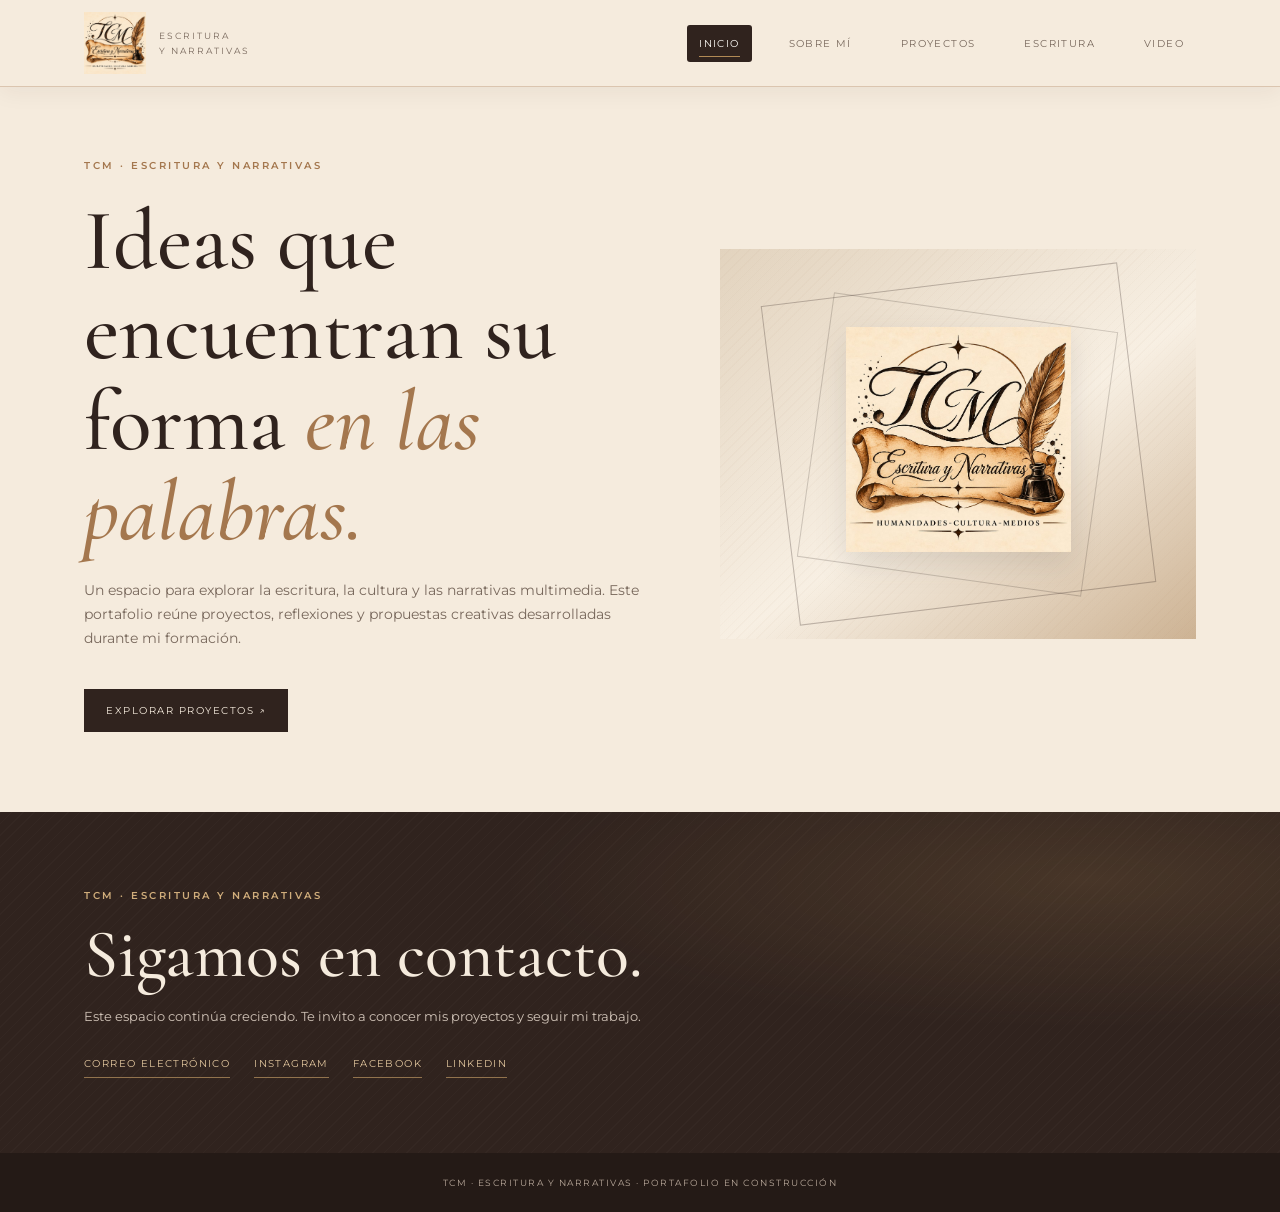
<file: Index.html>
<!DOCTYPE html>
<html lang="es">
<head>
<meta charset="UTF-8">
<meta name="viewport" content="width=device-width, initial-scale=1.0">
<title>TCM | Escritura y Narrativas</title>

<link href="https://fonts.googleapis.com/css2?family=Cormorant+Garamond:wght@400;500;600;700&family=Montserrat:wght@300;400;500;600&display=swap" rel="stylesheet">
<link rel="stylesheet" href="css/style.css">
</head>

<body>

<header>
  <div class="nav">
    <a class="brand" href="index.html" aria-label="Ir al inicio de TCM">
      <img src="Logo.jpeg" alt="Logotipo de TCM" class="brand-logo">
      <span class="brand-name"><small>Escritura</small><small>y Narrativas</small></span>
    </a>
    <nav aria-label="Navegación principal">
      <a class="nav-link" data-page="inicio" href="index.html">Inicio</a>
      <a class="nav-link" data-page="sobre-mi" href="sobre-mi.html">Sobre mí</a>
      <a class="nav-link" data-page="proyectos" href="proyectos.html">Proyectos</a>
      <a class="nav-link" data-page="escritura" href="escritura.html">Escritura</a>
      <a class="nav-link" data-page="video" href="video.html">Video</a>
      
    </nav>
  </div>
</header>

<main>

<div class="site">

    <!-- PORTADA -->

    <section class="hero" id="inicio" style="border-top:0">

        <div>

            <div class="eyebrow">
                TCM · Escritura y Narrativas
            </div>

            <h1>
                Ideas que encuentran su forma
                <em>en las palabras.</em>
            </h1>

            <p class="lead">
                Un espacio para explorar la escritura, la cultura y
                las narrativas multimedia. Este portafolio reúne
                proyectos, reflexiones y propuestas creativas
                desarrolladas durante mi formación.
            </p>

            <a class="button" href="proyectos.html">
                Explorar proyectos ↗
            </a>

        </div>

        <div class="hero-art">

            <div class="art-copy">
                <img src="Logo.jpeg" alt="Logo de TCM">
            </div>

        </div>

    </section>
</div>

<!-- CONTACTO -->

<section class="contact" id="contacto">

    <div class="site">

        <div class="eyebrow">
            TCM · Escritura y Narrativas
        </div>

        <h2>Sigamos en contacto.</h2>

        <p>
            Este espacio continúa creciendo. Te invito a conocer
            mis proyectos y seguir mi trabajo.
        </p>

        <div class="contact-links">

            <a href="mailto:tc.escrituraynarrativas@gmail.com">
                Correo electrónico
            </a>

            <a href="https://www.instagram.com/tc.escrituraynarrativas?obrf=aGNmbGFueHA2bThx" target="_blank">
                Instagram
            </a>

            <a href="https://www.facebook.com/share/1CXca2A3w5/" target="_blank">
                Facebook
            </a>

            <a href="https://www.linkedin.com/in/tcm-escritura-y-narrativas-05722b448" target="_blank">
                LinkedIn
            </a>

        </div>

    </div>

</section>

</main>

<footer>
    TCM · Escritura y Narrativas · Portafolio en construcción
</footer>


<script src="js/script.js"></script>

</body>
</html>
</file>
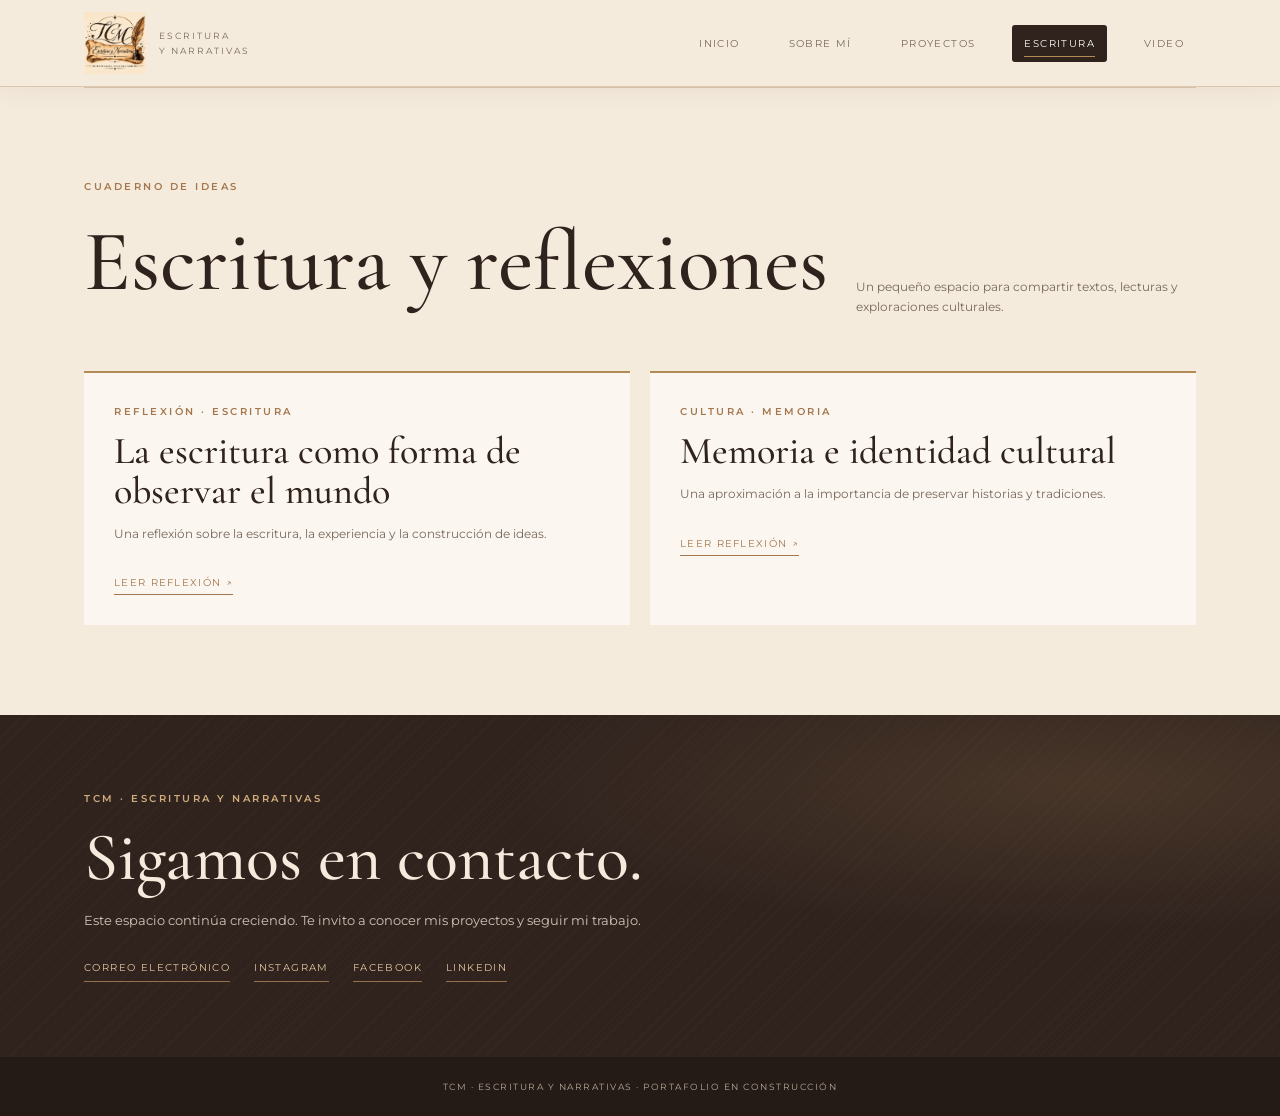
<file: escritura.html>
<!DOCTYPE html>
<html lang="es">
<head>
  <meta charset="UTF-8">
  <meta name="viewport" content="width=device-width, initial-scale=1.0">
  <meta name="description" content="TCM | Escritura y Narrativas">
  <title>Escritura | TCM · Escritura y Narrativas</title>
  <link href="https://fonts.googleapis.com/css2?family=Cormorant+Garamond:wght@400;500;600;700&family=Montserrat:wght@300;400;500;600&display=swap" rel="stylesheet">
  <link rel="stylesheet" href="css/style.css">
</head>
<body data-page="escritura">
<header>
  <div class="nav">
    <a class="brand" href="index.html" aria-label="Ir al inicio de TCM">
      <img src="Logo.jpeg" alt="Logotipo de TCM" class="brand-logo">
      <span class="brand-name"><small>Escritura</small><small>y Narrativas</small></span>
    </a>
    <nav aria-label="Navegación principal">
      <a class="nav-link" data-page="inicio" href="index.html">Inicio</a>
      <a class="nav-link" data-page="sobre-mi" href="sobre-mi.html">Sobre mí</a>
      <a class="nav-link" data-page="proyectos" href="proyectos.html">Proyectos</a>
      <a class="nav-link" data-page="escritura" href="escritura.html">Escritura</a>
      <a class="nav-link" data-page="video" href="video.html">Video</a>
    </nav>
  </div>
</header>
<main>
  <div class="site">

    <section class="page-section" id="escritura">
      <div class="section-head">
        <div><div class="eyebrow">Cuaderno de ideas</div><h1>Escritura y reflexiones</h1></div>
        <p class="section-note">Un pequeño espacio para compartir textos, lecturas y exploraciones culturales.</p>
      </div>
      <div class="writing-grid">
        <article class="writing-card"><div class="tag">Reflexión · Escritura</div><h2>La escritura como forma de observar el mundo</h2><p>Una reflexión sobre la escritura, la experiencia y la construcción de ideas.</p><a class="project-link" href="contacto.html">Leer reflexión ↗</a></article>
        <article class="writing-card"><div class="tag">Cultura · Memoria</div><h2>Memoria e identidad cultural</h2><p>Una aproximación a la importancia de preservar historias y tradiciones.</p><a class="project-link" href="contacto.html">Leer reflexión ↗</a></article>
      </div>
    </section>

  </div>
</main>
<!-- CONTACTO -->

<section class="contact" id="contacto">

    <div class="site">

        <div class="eyebrow">
            TCM · Escritura y Narrativas
        </div>

        <h2>Sigamos en contacto.</h2>

        <p>
            Este espacio continúa creciendo. Te invito a conocer
            mis proyectos y seguir mi trabajo.
        </p>

        <div class="contact-links">

            <a href="mailto:tc.escrituraynarrativas@gmail.com">
                Correo electrónico
            </a>

            <a href="https://www.instagram.com/tc.escrituraynarrativas?obrf=aGNmbGFueHA2bThx" target="_blank">
                Instagram
            </a>

            <a href="https://www.facebook.com/share/1CXca2A3w5/" target="_blank">
                Facebook
            </a>

            <a href="https://www.linkedin.com/in/tcm-escritura-y-narrativas-05722b448" target="_blank">
                LinkedIn
            </a>

        </div>

    </div>

</section>

</main>

<footer>
    TCM · Escritura y Narrativas · Portafolio en construcción
</footer>
<script src="js/script.js"></script>
</body>
</html>
</file>
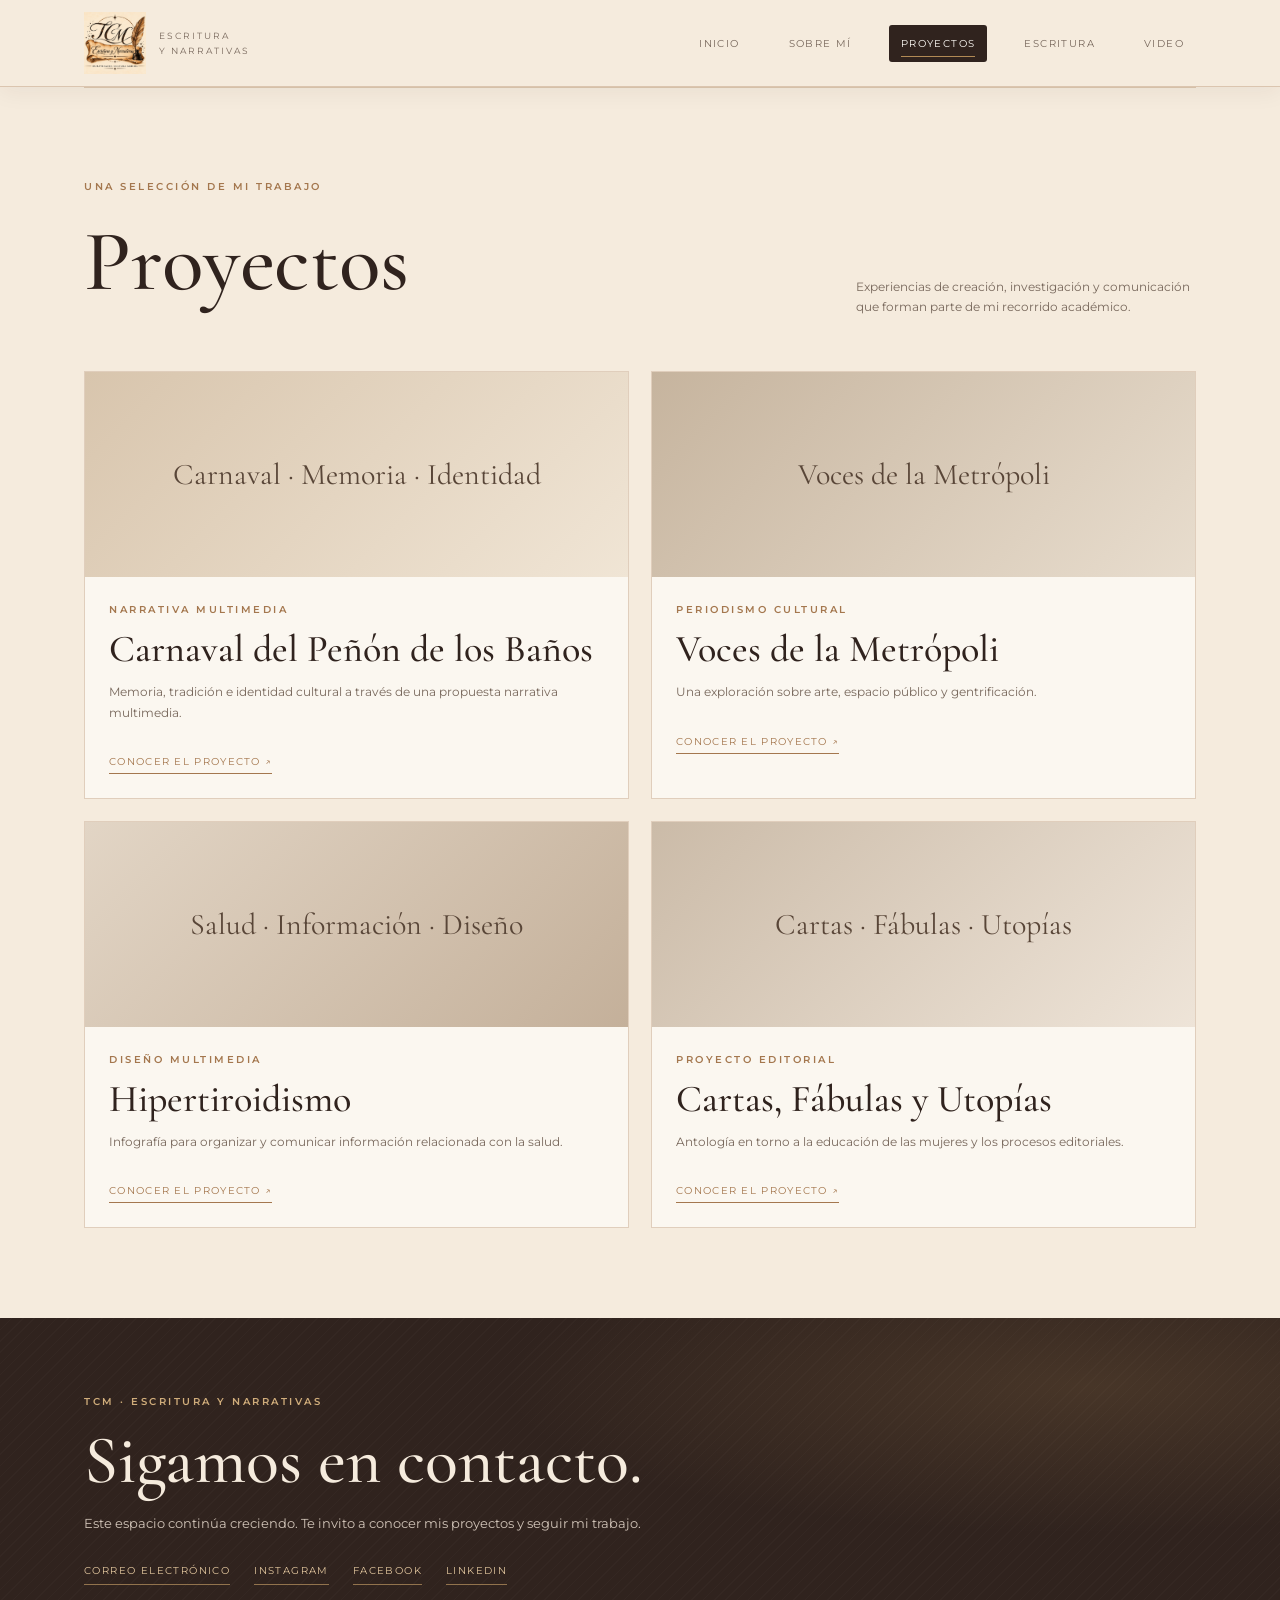
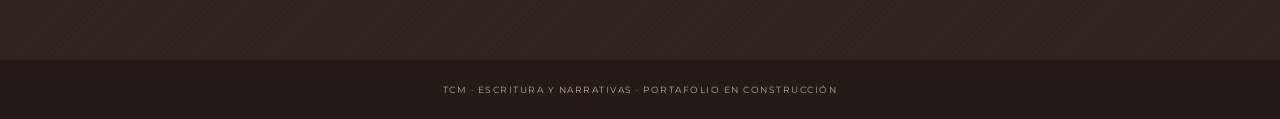
<file: proyectos.html>
<!DOCTYPE html>
<html lang="es">
<head>
  <meta charset="UTF-8">
  <meta name="viewport" content="width=device-width, initial-scale=1.0">
  <meta name="description" content="TCM | Escritura y Narrativas">
  <title>Proyectos | TCM · Escritura y Narrativas</title>
  <link href="https://fonts.googleapis.com/css2?family=Cormorant+Garamond:wght@400;500;600;700&family=Montserrat:wght@300;400;500;600&display=swap" rel="stylesheet">
  <link rel="stylesheet" href="css/style.css">
</head>
<body data-page="proyectos">
<header>
  <div class="nav">
    <a class="brand" href="index.html" aria-label="Ir al inicio de TCM">
      <img src="Logo.jpeg" alt="Logotipo de TCM" class="brand-logo">
      <span class="brand-name"><small>Escritura</small><small>y Narrativas</small></span>
    </a>
    <nav aria-label="Navegación principal">
      <a class="nav-link" data-page="inicio" href="index.html">Inicio</a>
      <a class="nav-link" data-page="sobre-mi" href="sobre-mi.html">Sobre mí</a>
      <a class="nav-link" data-page="proyectos" href="proyectos.html">Proyectos</a>
      <a class="nav-link" data-page="escritura" href="escritura.html">Escritura</a>
      <a class="nav-link" data-page="video" href="video.html">Video</a>
      
    </nav>
  </div>
</header>
<main>
  <div class="site">

    <section class="page-section" id="proyectos">
      <div class="section-head">
        <div><div class="eyebrow">Una selección de mi trabajo</div><h1>Proyectos</h1></div>
        <p class="section-note">Experiencias de creación, investigación y comunicación que forman parte de mi recorrido académico.</p>
      </div>
      <div class="projects">
        <article class="project"><div class="project-image"><span>Carnaval · Memoria · Identidad</span></div><div class="project-body"><div class="tag">Narrativa multimedia</div><h2>Carnaval del Peñón de los Baños</h2><p>Memoria, tradición e identidad cultural a través de una propuesta narrativa multimedia.</p><a class="project-link" href="contacto.html">Conocer el proyecto ↗</a></div></article>
        <article class="project"><div class="project-image"><span>Voces de la Metrópoli</span></div><div class="project-body"><div class="tag">Periodismo cultural</div><h2>Voces de la Metrópoli</h2><p>Una exploración sobre arte, espacio público y gentrificación.</p><a class="project-link" href="contacto.html">Conocer el proyecto ↗</a></div></article>
        <article class="project"><div class="project-image"><span>Salud · Información · Diseño</span></div><div class="project-body"><div class="tag">Diseño multimedia</div><h2>Hipertiroidismo</h2><p>Infografía para organizar y comunicar información relacionada con la salud.</p><a class="project-link" href="contacto.html">Conocer el proyecto ↗</a></div></article>
        <article class="project"><div class="project-image"><span>Cartas · Fábulas · Utopías</span></div><div class="project-body"><div class="tag">Proyecto editorial</div><h2>Cartas, Fábulas y Utopías</h2><p>Antología en torno a la educación de las mujeres y los procesos editoriales.</p><a class="project-link" href="contacto.html">Conocer el proyecto ↗</a></div></article>
      </div>
    </section>

  </div>
</main>
<!-- CONTACTO -->

<section class="contact" id="contacto">

    <div class="site">

        <div class="eyebrow">
            TCM · Escritura y Narrativas
        </div>

        <h2>Sigamos en contacto.</h2>

        <p>
            Este espacio continúa creciendo. Te invito a conocer
            mis proyectos y seguir mi trabajo.
        </p>

        <div class="contact-links">

            <a href="mailto:tc.escrituraynarrativas@gmail.com">
                Correo electrónico
            </a>

            <a href="https://www.instagram.com/tc.escrituraynarrativas?obrf=aGNmbGFueHA2bThx" target="_blank">
                Instagram
            </a>

            <a href="https://www.facebook.com/share/1CXca2A3w5/" target="_blank">
                Facebook
            </a>

            <a href="https://www.linkedin.com/in/tcm-escritura-y-narrativas-05722b448" target="_blank">
                LinkedIn
            </a>

        </div>

    </div>

</section>

</main>

<footer>
    TCM · Escritura y Narrativas · Portafolio en construcción
</footer>
<script src="js/script.js"></script>
</body>
</html>
</file>
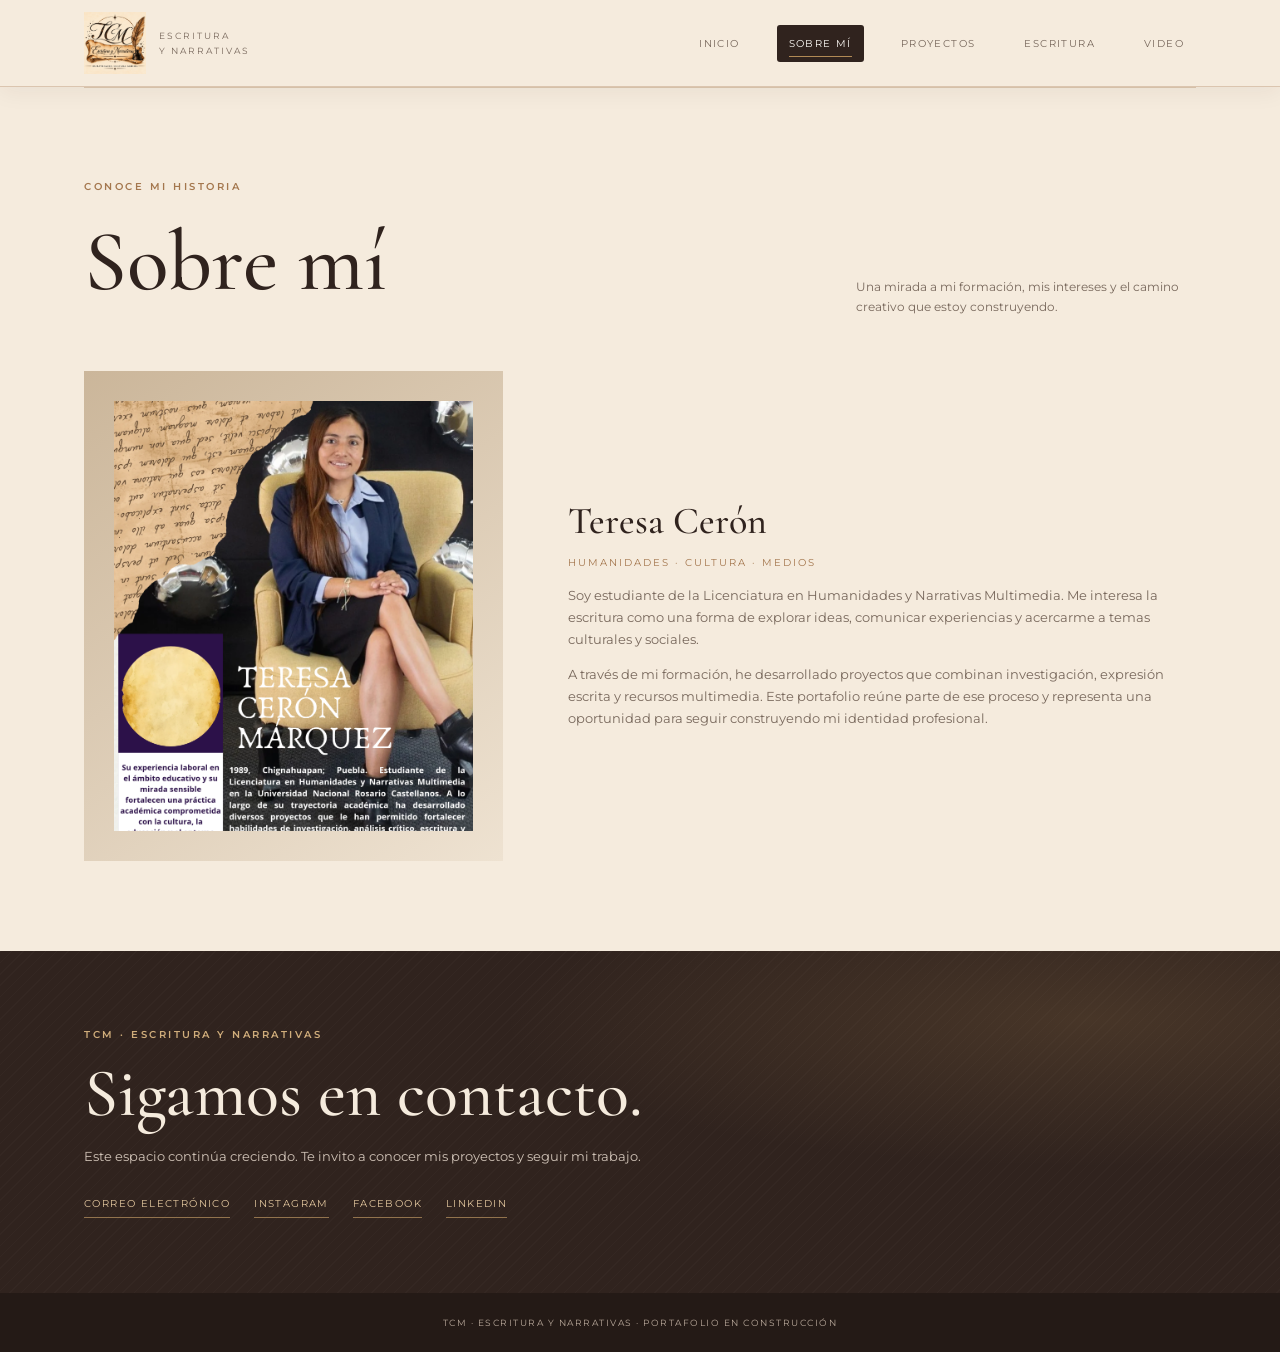
<file: sobre-mi.html>
<!DOCTYPE html>
<html lang="es">
<head>
  <meta charset="UTF-8">
  <meta name="viewport" content="width=device-width, initial-scale=1.0">
  <meta name="description" content="TCM | Escritura y Narrativas">
  <title>Sobre mí | TCM · Escritura y Narrativas</title>
  <link href="https://fonts.googleapis.com/css2?family=Cormorant+Garamond:wght@400;500;600;700&family=Montserrat:wght@300;400;500;600&display=swap" rel="stylesheet">
  <link rel="stylesheet" href="css/style.css">
</head>
<body data-page="sobre-mi">
<header>
  <div class="nav">
    <a class="brand" href="index.html" aria-label="Ir al inicio de TCM">
      <img src="Logo.jpeg" alt="Logotipo de TCM" class="brand-logo">
      <span class="brand-name"><small>Escritura</small><small>y Narrativas</small></span>
    </a>
    <nav aria-label="Navegación principal">
      <a class="nav-link" data-page="inicio" href="index.html">Inicio</a>
      <a class="nav-link" data-page="sobre-mi" href="sobre-mi.html">Sobre mí</a>
      <a class="nav-link" data-page="proyectos" href="proyectos.html">Proyectos</a>
      <a class="nav-link" data-page="escritura" href="escritura.html">Escritura</a>
      <a class="nav-link" data-page="video" href="video.html">Video</a>
      
    </nav>
  </div>
</header>
<main>
  <div class="site">

    <section class="page-section" id="sobre-mi">
      <div class="section-head">
        <div><div class="eyebrow">Conoce mi historia</div><h1>Sobre mí</h1></div>
        <p class="section-note">Una mirada a mi formación, mis intereses y el camino creativo que estoy construyendo.</p>
      </div>
      <div class="about-grid">
        <div class="portrait"><img src="Tere.png" alt="Teresa Cerón"></div>
        <div class="about-copy">
          <h2>Teresa Cerón</h2>
          <div class="role">Humanidades · Cultura · Medios</div>
          <p>Soy estudiante de la Licenciatura en Humanidades y Narrativas Multimedia. Me interesa la escritura como una forma de explorar ideas, comunicar experiencias y acercarme a temas culturales y sociales.</p>
          <p>A través de mi formación, he desarrollado proyectos que combinan investigación, expresión escrita y recursos multimedia. Este portafolio reúne parte de ese proceso y representa una oportunidad para seguir construyendo mi identidad profesional.</p>
        </div>
      </div>
    </section>

  </div>
</main>
<!-- CONTACTO -->

<section class="contact" id="contacto">

    <div class="site">

        <div class="eyebrow">
            TCM · Escritura y Narrativas
        </div>

        <h2>Sigamos en contacto.</h2>

        <p>
            Este espacio continúa creciendo. Te invito a conocer
            mis proyectos y seguir mi trabajo.
        </p>

        <div class="contact-links">

            <a href="mailto:tc.escrituraynarrativas@gmail.com">
                Correo electrónico
            </a>

            <a href="https://www.instagram.com/tc.escrituraynarrativas?obrf=aGNmbGFueHA2bThx" target="_blank">
                Instagram
            </a>

            <a href="https://www.facebook.com/share/1CXca2A3w5/" target="_blank">
                Facebook
            </a>

            <a href="https://www.linkedin.com/in/tcm-escritura-y-narrativas-05722b448" target="_blank">
                LinkedIn
            </a>

        </div>

    </div>

</section>

</main>

<footer>
    TCM · Escritura y Narrativas · Portafolio en construcción
</footer>
<script src="js/script.js"></script>
</body>
</html>
</file>
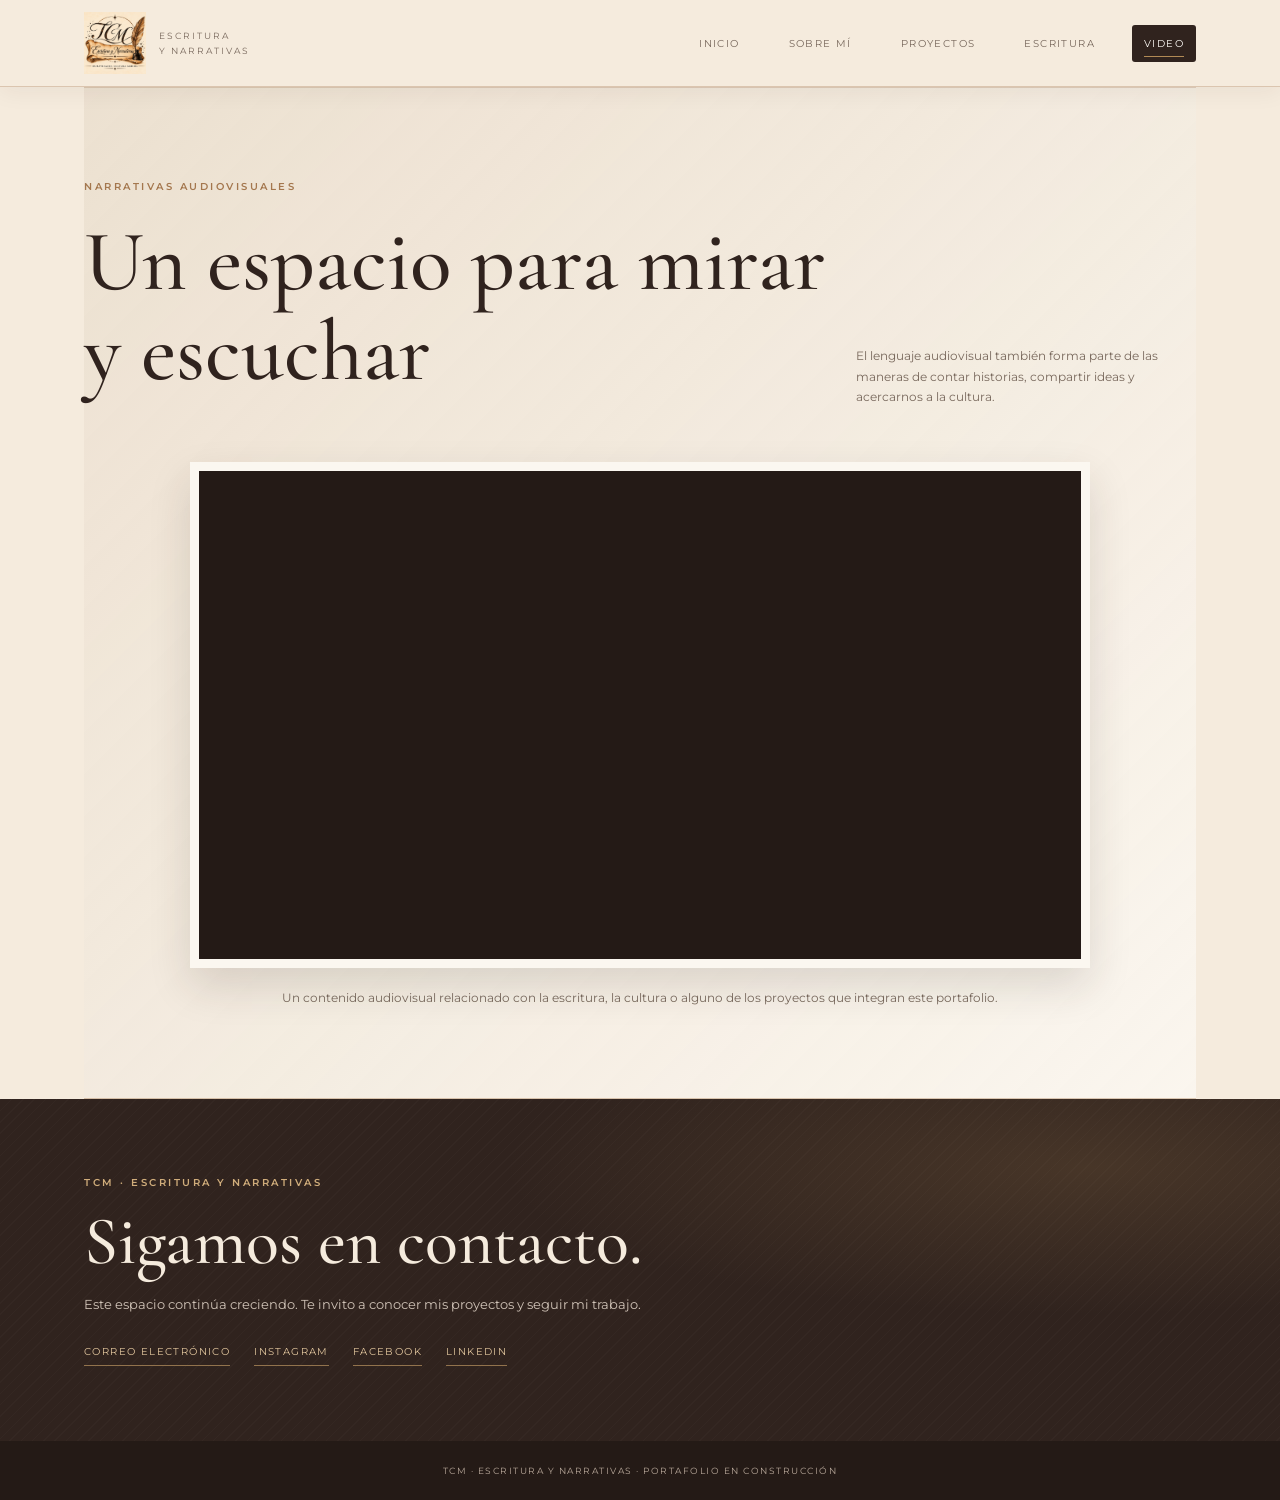
<file: video.html>
<!DOCTYPE html>
<html lang="es">
<head>
  <meta charset="UTF-8">
  <meta name="viewport" content="width=device-width, initial-scale=1.0">
  <meta name="description" content="TCM | Escritura y Narrativas">
  <title>Video | TCM · Escritura y Narrativas</title>
  <link href="https://fonts.googleapis.com/css2?family=Cormorant+Garamond:wght@400;500;600;700&family=Montserrat:wght@300;400;500;600&display=swap" rel="stylesheet">
<link rel="stylesheet" href="css/style.css">
</head>
<body data-page="video">
<header>
  <div class="nav">
    <a class="brand" href="index.html" aria-label="Ir al inicio de TCM">
      <img src="Logo.jpeg" alt="Logotipo de TCM" class="brand-logo">
      <span class="brand-name"><small>Escritura</small><small>y Narrativas</small></span>
    </a>
    <nav aria-label="Navegación principal">
      <a class="nav-link" data-page="inicio" href="index.html">Inicio</a>
      <a class="nav-link" data-page="sobre-mi" href="sobre-mi.html">Sobre mí</a>
      <a class="nav-link" data-page="proyectos" href="proyectos.html">Proyectos</a>
      <a class="nav-link" data-page="escritura" href="escritura.html">Escritura</a>
      <a class="nav-link" data-page="video" href="video.html">Video</a>
    </nav>
  </div>
</header>
<main>
  <div class="site">

    <section class="page-section video-section" id="video">
      <div class="section-head">
        <div><div class="eyebrow">Narrativas audiovisuales</div><h1>Un espacio para mirar y escuchar</h1></div>
        <p class="section-note">El lenguaje audiovisual también forma parte de las maneras de contar historias, compartir ideas y acercarnos a la cultura.</p>
      </div>
      <div class="video-frame">
        <!-- Sustituye VIDEO_ID por el identificador de tu video de YouTube. -->
        <iframe src="https://www.youtube.com/embed/VIDEO_ID" title="Video de TCM Escritura y Narrativas" loading="lazy" allow="accelerometer; autoplay; clipboard-write; encrypted-media; gyroscope; picture-in-picture; web-share" referrerpolicy="strict-origin-when-cross-origin" allowfullscreen></iframe>
      </div>
      <p class="video-caption">Un contenido audiovisual relacionado con la escritura, la cultura o alguno de los proyectos que integran este portafolio.</p>
    </section>

  </div>
</main>
<!-- CONTACTO -->

<section class="contact" id="contacto">

    <div class="site">

        <div class="eyebrow">
            TCM · Escritura y Narrativas
        </div>

        <h2>Sigamos en contacto.</h2>

        <p>
            Este espacio continúa creciendo. Te invito a conocer
            mis proyectos y seguir mi trabajo.
        </p>

        <div class="contact-links">

            <a href="mailto:tc.escrituraynarrativas@gmail.com">
                Correo electrónico
            </a>

            <a href="https://www.instagram.com/tc.escrituraynarrativas?obrf=aGNmbGFueHA2bThx" target="_blank">
                Instagram
            </a>

            <a href="https://www.facebook.com/share/1CXca2A3w5/" target="_blank">
                Facebook
            </a>

            <a href="https://www.linkedin.com/in/tcm-escritura-y-narrativas-05722b448" target="_blank">
                LinkedIn
            </a>

        </div>

    </div>

</section>

</main>

<footer>
    TCM · Escritura y Narrativas · Portafolio en construcción
</footer>
<script src="js/script.js"></script>
</body>
</html>
</file>
<file: css/style.css>
/* =========================================================
   BASE — PRIMER CÓDIGO (PRIORIDAD TOTAL: COLORES, MENÚ, FOOTER)
   ========================================================= */
:root {
    --ivory: #F5EBDD;
    --paper: #FBF7F0;
    --ink: #30231E;
    --sepia: #A4774E;
    --gold: #B18A55;
    --muted: #78685C;
    --line: rgba(164,119,78,.32);
    --cream-light: #FFFDF8;
}

* { box-sizing: border-box; }
html { scroll-behavior: smooth; }

body {
    margin: 0;
    background: var(--ivory);
    color: var(--ink);
    font-family: 'Montserrat', sans-serif;
    line-height: 1.7;
}

a { color: inherit; text-decoration: none; }

.site {
    max-width: 1180px;
    margin: auto;
    padding: 0 34px;
}

/* ================= ENCABEZADO ================= */
header {
    position: sticky;
    top: 0;
    z-index: 10;
    background: rgba(245,235,221,.96);
    border-bottom: 1px solid var(--line);
    box-shadow: 0 5px 22px rgba(48,35,30,.06);
}

.nav {
    max-width: 1180px;
    margin: auto;
    min-height: 78px;
    padding: 12px 34px;
    display: flex;
    align-items: center;
    justify-content: space-between;
    gap: 24px;
}

.brand {
    display: flex;
    align-items: center;
    gap: 13px;
    min-width: 190px;
    transition: opacity .25s ease, transform .25s ease;
}
.brand:hover { opacity: .82; transform: translateY(-1px); }

.monogram {
    font-family: 'Cormorant Garamond', serif;
    font-size: 35px;
    font-weight: 700;
    letter-spacing: 3px;
}

.brand small {
    display: block;
    color: var(--muted);
    font-size: 9px;
    letter-spacing: 2px;
    text-transform: uppercase;
}

.brand-logo {
    width: 62px;
    height: 62px;
    max-width: 18vw;
    object-fit: contain;
    display: block;
}

nav {
    display: flex;
    gap: 25px;
    flex-wrap: wrap;
}

/* ---------- MENÚ: estado normal ---------- */
nav a {
    font-size: 10px;
    letter-spacing: 1.4px;
    text-transform: uppercase;
    color: var(--muted);
    position: relative;
    display: inline-block;
    padding: 10px 12px;
    border-radius: 3px;
    transition: color .25s ease, background .25s ease, transform .25s ease;
}

nav a::after {
    content: "";
    position: absolute;
    left: 12px; right: 12px; bottom: 5px;
    height: 1px;
    background: var(--gold);
    transform: scaleX(0);
    transform-origin: center;
    transition: transform .25s ease;
}

/* ---------- MENÚ: HOVER (cursor encima) ---------- */
nav a:hover {
    color: var(--cream-light);
    background: var(--sepia);
    transform: translateY(-2px);
}
nav a:hover::after { transform: scaleX(1); }

/* ---------- MENÚ: ACTIVE / SELECCIONADO ---------- */
nav a.active,
nav a[aria-current="page"] {
    color: var(--cream-light);
    background: var(--ink);
}
nav a.active::after,
nav a[aria-current="page"]::after {
    transform: scaleX(1);
    background: var(--gold);
}

/* ================= PORTADA ================= */
.hero {
    min-height: 570px;
    display: grid;
    grid-template-columns: 1.1fr .9fr;
    align-items: center;
    gap: 55px;
    padding: 70px 0 80px;
}

.eyebrow, .tag {
    font-size: 10px;
    letter-spacing: 2.5px;
    text-transform: uppercase;
    color: var(--sepia);
    font-weight: 600;
}

h1, h2, h3 {
    font-family: 'Cormorant Garamond', serif;
    font-weight: 500;
    line-height: 1.05;
    color: var(--ink);
}

h1 { font-size: clamp(52px, 7vw, 86px); margin: 22px 0; }
h1 em { color: var(--sepia); }

h2 { font-size: 38px; margin: 12px 0; }
h3 { font-size: 27px; margin: 12px 0; }

.lead {
    max-width: 570px;
    color: var(--muted);
    font-size: 14px;
}

.button {
    display: inline-block;
    margin-top: 24px;
    padding: 13px 22px;
    background: var(--ink);
    color: var(--ivory);
    font-size: 10px;
    letter-spacing: 1.5px;
    text-transform: uppercase;
    transition: background .25s ease, color .25s ease, transform .25s ease;
}
.button:hover {
    background: var(--sepia);
    transform: translateY(-3px);
}

.hero-art {
    min-height: 390px;
    position: relative;
    display: flex;
    align-items: center;
    justify-content: center;
    background:
      linear-gradient(rgba(245,235,221,.15),rgba(245,235,221,.15)),
      repeating-linear-gradient(135deg, rgba(164,119,78,.045) 0 1px, transparent 1px 7px),
      linear-gradient(145deg,#dfcfb9,#f8f0e4 55%,#c6a987);
    overflow: hidden;
}
.hero-art:before {
    content: "";
    position: absolute;
    width: 75%; height: 82%;
    border: 1px solid rgba(48,35,30,.28);
    transform: rotate(-7deg);
}
.hero-art:after {
    content: "";
    position: absolute;
    width: 60%; height: 68%;
    border: 1px solid rgba(48,35,30,.2);
    transform: rotate(8deg);
}

.art-copy {
    position: relative;
    z-index: 1;
    text-align: center;
    font-family: 'Cormorant Garamond', serif;
}
.art-copy strong {
    display: block;
    font-size: 86px;
    font-weight: 400;
    letter-spacing: 5px;
}
.art-copy span {
    font-size: 11px;
    letter-spacing: 4px;
    text-transform: uppercase;
}

.hero-art img {
    width: min(75%, 330px) !important;
    max-height: 300px;
    height: auto;
    object-fit: contain;
    filter: drop-shadow(0 12px 15px rgba(48,35,30,.13));
    transition: transform .45s ease, filter .45s ease;
}
.hero-art:hover img {
    transform: scale(1.045) rotate(-1deg);
    filter: drop-shadow(0 18px 20px rgba(48,35,30,.2));
}

/* ================= SECCIONES ================= */
section {
    padding: 90px 0;
    border-top: 1px solid var(--line);
    scroll-margin-top: 90px;
}

.section-head {
    display: flex;
    align-items: end;
    justify-content: space-between;
    gap: 25px;
    margin-bottom: 42px;
}
.section-head h2 { font-size: 60px; margin: 10px 0 0; }
.section-note { max-width: 340px; color: var(--muted); font-size: 12px; }

/* ================= SOBRE MÍ ================= */
.about-grid {
    display: grid;
    grid-template-columns: .8fr 1.2fr;
    gap: 65px;
    align-items: center;
}

.portrait {
    min-height: 350px;
    background: linear-gradient(145deg,#cbb69a,#eee2d1);
    display: grid;
    place-items: center;
    text-align: center;
    padding: 30px;
    color: #6c5541;
    overflow: hidden;
    transition: transform .3s ease, box-shadow .3s ease;
}
.portrait:hover {
    transform: translateY(-6px);
    box-shadow: 0 16px 34px rgba(48,35,30,.12);
}
.portrait span {
    font-family: 'Cormorant Garamond', serif;
    font-size: 32px;
}
.portrait small {
    display: block;
    font-size: 9px;
    letter-spacing: 2px;
    text-transform: uppercase;
}
.portrait img {
    width: 100%; height: 100%;
    max-height: 430px;
    object-fit: cover;
    display: block;
}

.about-copy h3 { font-size: 42px; margin: 0 0 6px; }
.about-copy .role {
    font-size: 10px;
    letter-spacing: 2px;
    text-transform: uppercase;
    color: var(--sepia);
}
.about-copy p { font-size: 13px; color: var(--muted); }

/* ================= PROYECTOS ================= */
.projects {
    display: grid;
    grid-template-columns: repeat(2,1fr);
    gap: 22px;
}

.project {
    background: var(--paper);
    border: 1px solid var(--line);
    overflow: hidden;
    transition: transform .3s ease, box-shadow .3s ease;
}
.project:hover {
    transform: translateY(-6px);
    box-shadow: 0 16px 34px rgba(48,35,30,.12);
}

.project-image {
    height: 205px;
    display: grid;
    place-items: center;
    text-align: center;
    padding: 20px;
    background: linear-gradient(135deg,#d8c5ad,#f0e5d5);
    color: #594638;
    position: relative;
    overflow: hidden;
    transition: filter .35s ease;
}
.project:nth-child(2) .project-image { background: linear-gradient(135deg,#c6b49e,#e8ddce); }
.project:nth-child(3) .project-image { background: linear-gradient(135deg,#e2d5c5,#c4b09a); }
.project:nth-child(4) .project-image { background: linear-gradient(135deg,#cbbba8,#eee4d8); }

.project-image span {
    font-family: 'Cormorant Garamond', serif;
    font-size: 30px;
}

.project-image::after {
    content: "VER PROYECTO";
    position: absolute;
    inset: auto 0 0;
    padding: 12px;
    color: var(--cream-light);
    background: rgba(48,35,30,.82);
    font: 600 9px 'Montserrat', sans-serif;
    letter-spacing: 2px;
    text-align: center;
    opacity: 0;
    transform: translateY(100%);
    transition: opacity .3s ease, transform .3s ease;
}
.project:hover .project-image::after {
    opacity: 1;
    transform: translateY(0);
}
.project:hover .project-image { filter: saturate(1.12); }

.project-body { padding: 24px; }
.project-body h3 { font-size: 31px; margin: 8px 0; }
.project-body p { font-size: 12px; color: var(--muted); }

.project-link {
    display: inline-block;
    margin-top: 18px;
    font-size: 10px;
    letter-spacing: 1.3px;
    text-transform: uppercase;
    color: var(--sepia);
    border-bottom: 1px solid var(--sepia);
    padding-bottom: 3px;
    transition: color .25s ease, letter-spacing .25s ease;
}
.project-link:hover {
    color: var(--gold);
    letter-spacing: 1.7px;
}

/* ================= ESCRITURA ================= */
.writing-grid {
    display: grid;
    grid-template-columns: 1fr 1fr;
    gap: 20px;
}

.writing-card {
    padding: 30px;
    background: var(--paper);
    border-top: 2px solid var(--gold);
    overflow: hidden;
    transition: transform .3s ease, box-shadow .3s ease;
}
.writing-card:hover {
    transform: translateY(-6px);
    box-shadow: 0 16px 34px rgba(48,35,30,.12);
}
.writing-card h3 { font-size: 32px; margin: 12px 0; }
.writing-card p { font-size: 12px; color: var(--muted); }

/* ================= VIDEO ================= */
.video-section {
    background: linear-gradient(135deg, rgba(233,220,203,.72), rgba(251,247,240,.92));
    border-top: 1px solid var(--line);
    border-bottom: 1px solid var(--line);
}
.video-frame {
    position: relative;
    width: 100%;
    max-width: 900px;
    margin: 0 auto;
    aspect-ratio: 16 / 9;
    overflow: hidden;
    background: #241a16;
    border: 9px solid var(--paper);
    box-shadow: 0 18px 40px rgba(48,35,30,.14);
}
.video-frame iframe {
    position: absolute;
    inset: 0;
    width: 100%; height: 100%;
    border: 0;
}
.video-caption {
    max-width: 760px;
    margin: 20px auto 0;
    text-align: center;
    color: var(--muted);
    font-size: 12px;
}

/* ================= CONTACTO ================= */
.contact {
    background:
      radial-gradient(ellipse at 85% 20%, rgba(177,138,85,.18), transparent 38%),
      repeating-linear-gradient(135deg, rgba(255,255,255,.018) 0 1px, transparent 1px 8px),
      var(--ink);
    color: var(--ivory);
    padding: 75px 0;
    border: none;
}
.contact .eyebrow { color: #d0ad7b; }
.contact h2 { font-size: 68px; margin: 15px 0; color: var(--ivory); }
.contact p { max-width: 560px; color: #d1c4b8; font-size: 13px; }

.contact-links {
    display: flex;
    gap: 24px;
    flex-wrap: wrap;
    margin-top: 28px;
}
.contact-links a {
    font-size: 10px;
    letter-spacing: 1.4px;
    text-transform: uppercase;
    color: #e2c69e;
    border-bottom: 1px solid #92734d;
    padding-bottom: 5px;
    transition: color .25s ease, transform .25s ease;
}
.contact-links a:hover {
    color: #fff1d8;
    transform: translateY(-3px);
}

/* ================= FOOTER ================= */
footer {
    background: #241a16;
    color: #b9a99b;
    padding: 22px 34px;
    text-align: center;
    font-size: 9px;
    letter-spacing: 1.5px;
    text-transform: uppercase;
}

/* ================= RESPONSIVE ================= */
@media (max-width:760px) {
    .site { padding: 0 20px; }

    .nav {
        padding: 14px 20px;
        align-items: center;
        flex-direction: column;
        gap: 12px;
    }
    nav { gap: 5px; width: 100%; justify-content: center; }
    nav a { font-size: 9px; padding: 9px 8px; }
    nav a::after { left: 8px; right: 8px; }

    .brand-logo { width: 50px; height: 50px; }

    .hero {
        grid-template-columns: 1fr;
        gap: 35px;
        padding-top: 55px;
    }
    .hero-art { min-height: 280px; }

    section { padding: 65px 0; }
    .section-head { display: block; }
    .section-note { margin-top: 15px; }

    .about-grid,
    .projects,
    .writing-grid {
        grid-template-columns: 1fr;
        gap: 18px;
    }

    .portrait { min-height: 280px; }

    .contact { padding: 60px 0; }
    .contact h2 { font-size: 48px; }

    .video-frame { border-width: 5px; }
}
</file>
